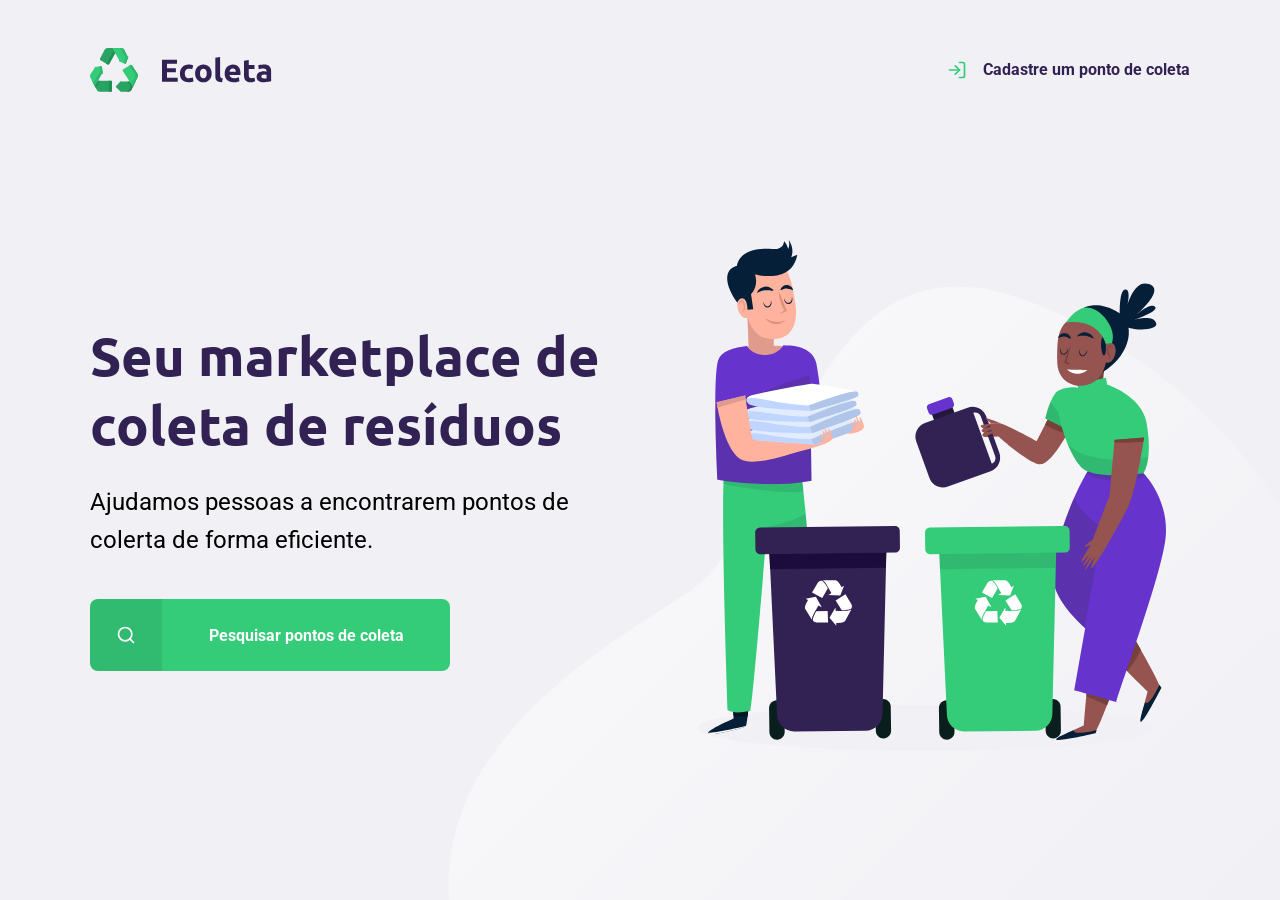
<file: index.html>
<!DOCTYPE html>
<html lang="pt-br">

<head>
    <meta charset="UTF-8">
    <meta name="viewport" content="width=device-width, initial-scale=1.0">
    <title>Ecoleta</title>

    <link href="https://fonts.googleapis.com/css2?family=Roboto&family=Ubuntu:wght@700&display=swap" rel="stylesheet">
    <link rel="stylesheet" href="styles/main.css">
    <link rel="stylesheet" href="styles/home.css">
    <link rel="stylesheet" href="styles/modal.css">
    <link rel="stylesheet" href="styles/responsive.css">
    <link rel="icon" href="/assets/favicon.png">
</head>

<body>

    <div id="page-home">
        <div class="content">

            <header>
                <img src="/assets/logo.svg" alt="">
                <a href="create-point.html"> <span></span>Cadastre um ponto de coleta</a>
            </header>

            <main>
                <h1>Seu marketplace de coleta de resíduos</h1>

                <p>Ajudamos pessoas a encontrarem pontos de colerta de forma eficiente.</p>

                <a href="#"> <span></span> <strong>Pesquisar pontos de coleta</strong></a>
            </main>

        </div>
    </div>

    <div id="modal" class="hidden">
        <div class="content">
            <div class="header">
                <h1>Pontos de Coleta</h1>
                <a href="#">Cancelar</a>
            </div>
            <form action="/search-results.html">
                <label for="search">Cidade</label>
                <div class="search field">
                    <input type="text" name="search" placeholder="Pesquise por Cidade">
                    <button>
                        <img src="assets/search.svg" alt="Buscar">
                    </button>
                </div>
            </form>
        </div>
    </div>
    <script src="/scripts/index.js"></script>
</body>

</html>
</file>
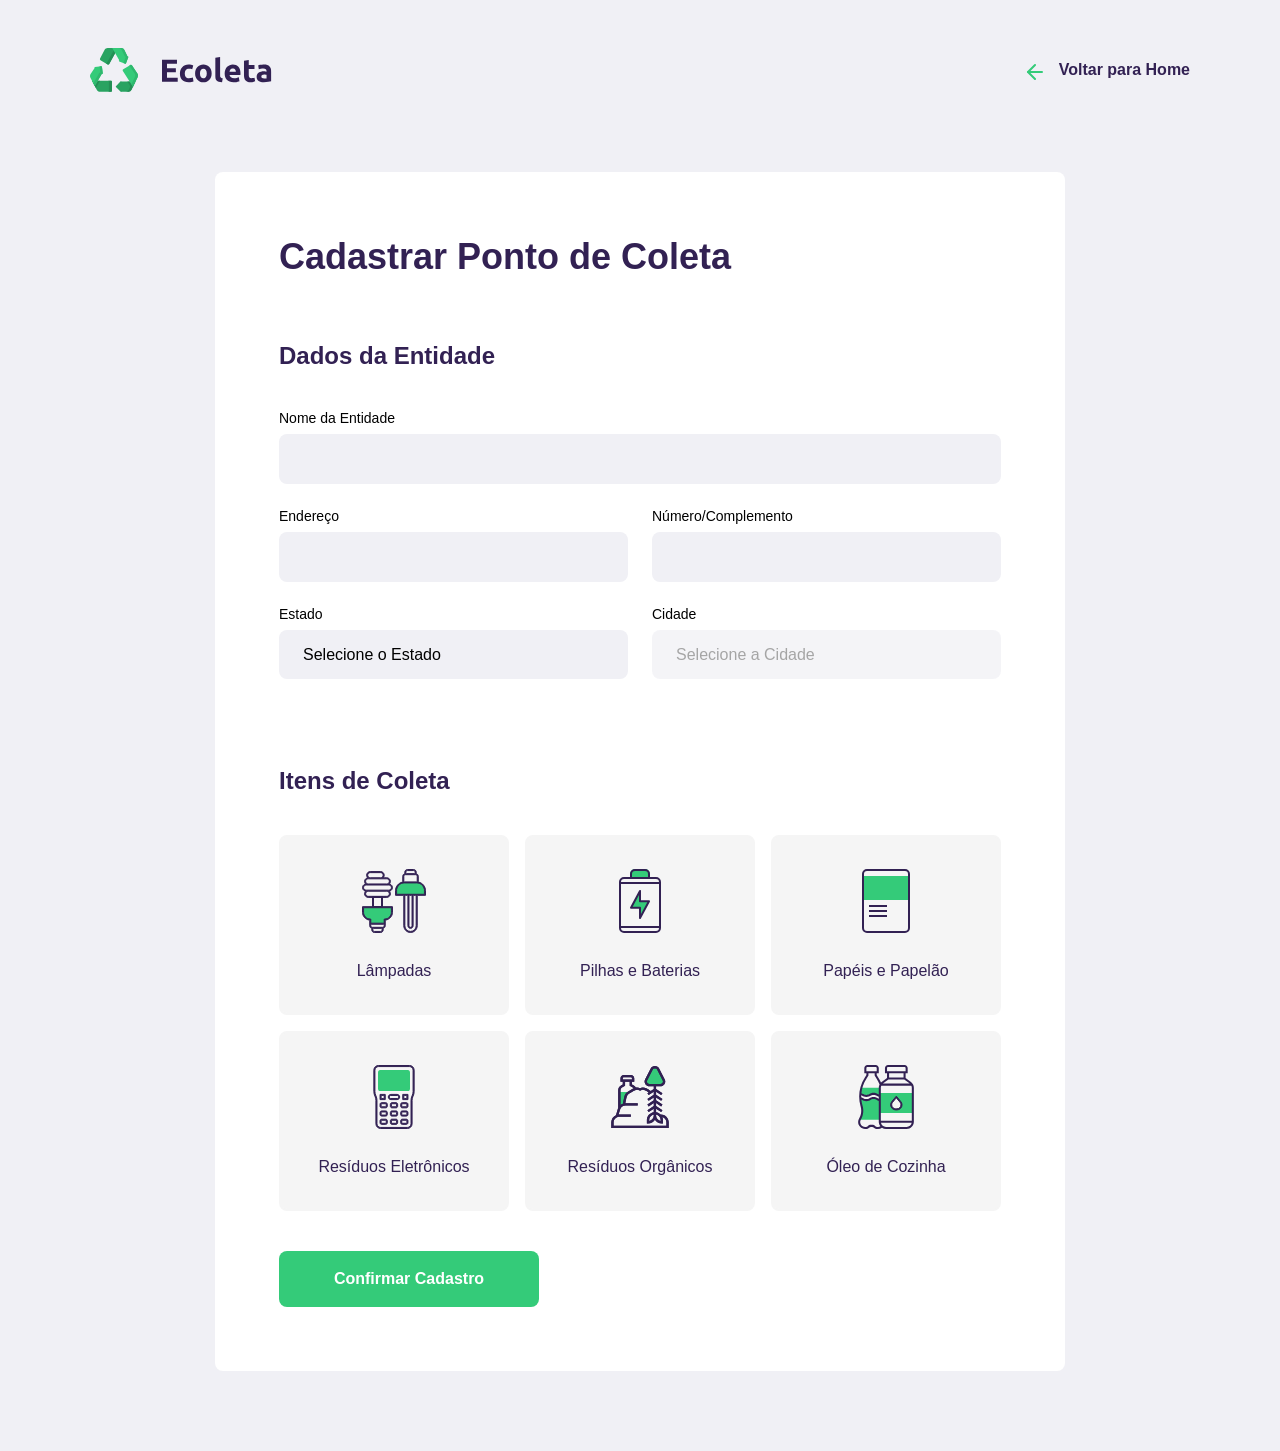
<file: create-point.html>
<!DOCTYPE html>
<html lang="pt-br">

<head>
    <meta charset="UTF-8">
    <title>Cadastro Ponto de Coleta</title>
    <link rel="icon" href="/assets/favicon.png">
    <link rel="stylesheet" href="styles/main.css">
    <link rel="stylesheet" href="styles/create-point.css">
    <link rel="stylesheet" href="styles/modal.css">

    <link rel="stylesheet" href="styles/responsive.css">
</head>

<body id="page-create-point">
    <div>
        <header>
            <img src="/assets/logo.svg" alt="">
            <a href="index.html"> <span></span>Voltar para Home</a>
        </header>
    </div>

    <div>
        <form action="">
            <h1>Cadastrar Ponto de Coleta</h1>
            <fieldset>
                <legend>
                    <h2>Dados da Entidade</h2>
                </legend>

                <div class="field">
                    <label for="name">Nome da Entidade</label>
                    <input type="text" name="name" required>
                </div>

                <div class="field-group">
                    <div class="field">
                        <label for="address">Endereço</label>
                        <input type="text" name="address" required>
                    </div>
                    <div class="field">
                        <label for="address2">Número/Complemento</label>
                        <input type="text" name="address2">
                    </div>
                </div>

                <div class="field-group">
                    <div class="field">
                        <label for="state">Estado</label>
                        <select name="uf" required>
                            <option value="">Selecione o Estado</option>
                        </select>
                        <input type="hidden" name="state">
                    </div>
                    <div class="field">
                        <label for="city">Cidade</label>
                        <select name="city" disabled required>
                            <option value="">Selecione a Cidade</option>
                        </select>
                    </div>
                </div>
            </fieldset>

            <fieldset>
                <legend>
                    <h2>Itens de Coleta</h2>
                </legend>

                <div class="items-grid">
                    <li data-id="1">
                        <img src="/assets/lampadas.svg" alt="Lâmpadas">
                        <span>Lâmpadas</span>
                    </li>
                    <li data-id="2">
                        <img src="assets/baterias.svg" alt="Pilhas e Baterias">
                        <span>Pilhas e Baterias</span>
                    </li>
                    <li data-id="3">
                        <img src="assets/papeis-papelao.svg" alt="Papéis e Papelão">
                        <span>Papéis e Papelão</span>
                    </li>
                    <li data-id="4">
                        <img src="assets/eletronicos.svg" alt="Resíduos Eletrônicos">
                        <span>Resíduos Eletrônicos</span>
                    </li>
                    <li data-id="5">
                        <img src="assets/organicos.svg" alt="Resíduos Orgânicos">
                        <span>Resíduos Orgânicos</span>
                    </li>
                    <li data-id="6">
                        <img src="assets/oleo.svg" alt="Óleo de Cozinha">
                        <span>Óleo de Cozinha</span>
                    </li>
                </div>

                <input type="hidden" name="items">

            </fieldset>
            <button type="submit">Confirmar Cadastro</button>
        </form>
    </div>
    <!--  -->
    <div id="modal" class="hidden">
        <div class="content">
            <div class="header">
                <h1>Cadastro Concluído</h1>
                <img src="/assets/check.svg" alt="confirmation">
            </div>
        </div>
    </div>
    <!--  -->
    <script src="/scripts/create-point.js"></script>
</body>

</html>
</file>
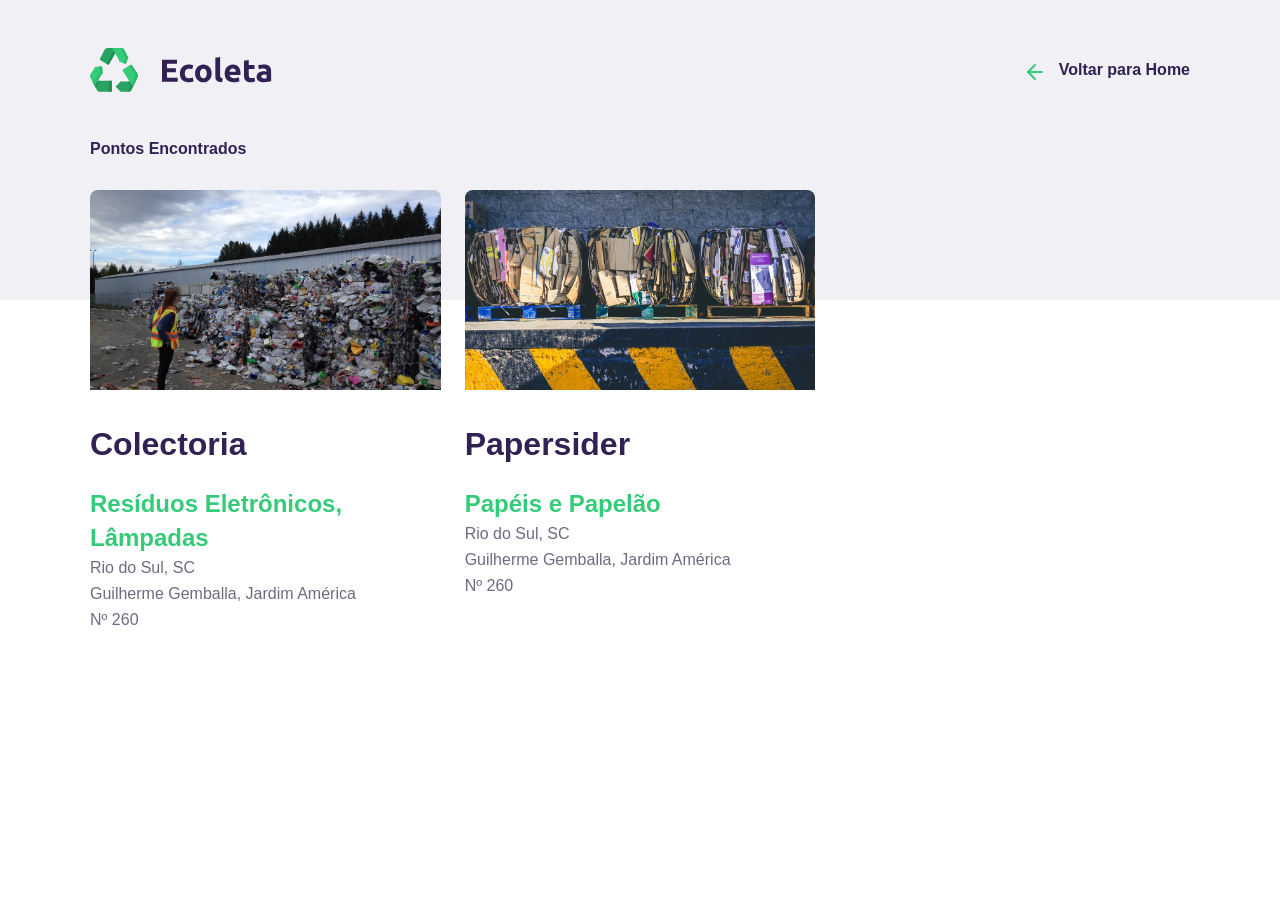
<file: search-results.html>
<!DOCTYPE html>
<html lang="pt-br">

<head>
    <meta charset="UTF-8">
    <title>Resultado da Busca</title>
    <link rel="icon" href="/assets/favicon.png">
    <link rel="stylesheet" href="styles/main.css">
    <link rel="stylesheet" href="styles/search-results.css">
    <link rel="stylesheet" href="styles/responsive.css">
</head>

<body id="page-search-results">
    <div>
        <header>
            <img src="/assets/logo.svg" alt="">
            <a href="index.html"> <span></span>Voltar para Home</a>
        </header>
    </div>

    <div>
        <main>
            <h4><strong>Pontos Encontrados</strong></h4>

            <div class="cards">
                <div class="card">
                    <img src="assets/colectoria.jpeg" alt="Colectoria">
                    <h1>Colectoria</h1>
                    <h3>Resíduos Eletrônicos, Lâmpadas</h3>
                    <p>
                        Rio do Sul, SC <br/> Guilherme Gemballa, Jardim América <br/> Nº 260
                    </p>
                </div>
                <div class="card">
                    <img src="assets/papersider.jpeg" alt="Papersider">
                    <h1>Papersider</h1>
                    <h3>Papéis e Papelão</h3>
                    <p>
                        Rio do Sul, SC <br/> Guilherme Gemballa, Jardim América <br/> Nº 260
                    </p>
                </div>
            </div>
        </main>
    </div>
</body>

</html>
</file>
<file: styles/main.css>
:root {
    --title-color: #322153;
    --primary-color: #34cb79;
}

* {
    margin: 0;
    padding: 0;
    box-sizing: border-box;
}

html {
    font-family: 'Roboto', sans-serif;
}

body {
    background-color: #f0f0f5;
    -webkit-font-smoothing: antialiased;
}

a {
    text-decoration: none;
}

h1,
h2,
h3,
h4,
h5,
h6 {
    font-family: 'Ubuntu', sans-serif;
    color: var(--title-color);
}
</file>
<file: styles/home.css>
#page-home {
    height: 100vh;
    background: url("../assets/home-background.svg") no-repeat;
    background-position: 35vw bottom;
}

#page-home .content {
    width: 90%;
    max-width: 1100px;
    margin: 0 auto;
    height: 100%;
    display: flex;
    flex-direction: column;
}

#page-home header {
    display: flex;
    align-items: center;
    justify-content: space-between;
    margin-top: 48px;
}

#page-home header a {
    display: flex;
    color: var(--title-color);
    font-weight: 700;
}

#page-home header a span {
    margin-right: 16px;
    background-image: url("../assets/log-in.svg");
    width: 20px;
    height: 20px;
    display: flex;
}

#page-home main {
    max-width: 560px;
    flex: 1;
    display: flex;
    flex-direction: column;
    justify-content: center;
}

#page-home main h1 {
    font-size: 54px;
}

#page-home p {
    font-size: 24px;
    line-height: 38px;
    margin-top: 24px;
}

#page-home main a {
    height: 100%;
    max-width: 360px;
    background: var(--primary-color);
    height: 72px;
    border-radius: 8px;
    display: flex;
    align-items: center;
    margin-top: 40px;
    transition: 400ms;
    color: white;
}

#page-home main a:hover {
    background-color: #2fb86e;
}

#page-home main a span {
    width: 72px;
    height: 72px;
    background-color: rgba(0, 0, 0, 0.08);
    border-top-left-radius: 8px;
    border-bottom-left-radius: 8px;
    display: flex;
    align-items: center;
    justify-content: center;
}

#page-home main a span::after {
    content: "";
    background-image: url("../assets/search.svg");
    width: 20px;
    height: 20px;
}

#page-home main a strong {
    color: white;
    flex: 1;
    text-align: center;
}
</file>
<file: styles/modal.css>
#modal {
    background-color: #0e0a14ef;
    height: 100vh;
    width: 100vw;
    position: fixed;
    top: 0;
    left: 0;
    display: flex;
    justify-content: center;
    align-items: center;
    transition: 400ms;
}

#modal.hidden {
    display: none;
}

#modal .content {
    color: white;
    width: 420px;
}

#modal .header {
    display: flex;
    align-items: center;
    justify-content: space-between;
    margin-bottom: 48px;
}

#modal .header a {
    background-image: url(../assets/x.svg);
    width: 20px;
    height: 20px;
    display: flex;
    font-size: 0.01px;
}

#modal .header h1 {
    color: white;
    font-size: 36px;
    line-height: 42px;
}

#modal form label {
    font-size: 18px;
    line-height: 16px;
    display: block;
    margin-bottom: 8px;
    font-weight: 600;
}

#modal form .field {
    display: flex;
}

#modal form input {
    flex: 1;
    background-color: #f0f0f5;
    border-radius: 8px 0 0 8px;
    border: 0px;
    padding: 16px 24px;
    font-size: 20px;
    color: #6c6c80;
}

#modal form button {
    width: 72px;
    height: 72px;
    border: 0px;
    background-color: var(--primary-color);
    border-radius: 0 8px 8px 0;
}

#modal form button:hover {
    background-color: #2fb85e;
    cursor: pointer
}
</file>
<file: styles/responsive.css>
@media(max-width: 900px) {
    #page-home {
        background-position-x: 70vw;
    }
    #page-home .content {
        align-items: center;
        text-align: center;
    }
    #page-home header a {
        position: absolute;
        bottom: 48px;
        left: 50%;
        transform: translateX(-50%);
    }
    #page-home main {
        align-items: center;
    }
    #page-home main a strong {
        /* alteração minha */
        padding: 10px;
    }
    #page-search-results .cards {
        grid-template-columns: 1fr;
    }
}

@media (min-width: 1700px) {
    #page-home {
        background-position-x: 45vw;
    }
}

@media (max-height: 760px) {
    #page-home {
        background-position-y: 200px;
    }
}


/* alterações minhas */

@media (max-width: 350px) {
    #page-home .content main h1 {
        font-size: 40px;
    }
    #page-home .content main p {
        font-size: 20px;
    }
}
</file>
<file: styles/create-point.css>
#page-create-point {
    width: 90%;
    max-width: 1100px;
    margin: 0 auto;
}

#page-create-point header {
    display: flex;
    justify-content: space-between;
    align-items: center;
    margin-top: 48px;
}

#page-create-point a {
    display: flex;
    color: var(--title-color);
    font-weight: bold;
    align-items: center;
}

#page-create-point a span {
    background-image: url('../assets/arrow-left.svg');
    width: 20px;
    height: 20px;
    display: flex;
    margin-right: 16px;
}

form {
    background-color: white;
    margin: 80px auto;
    padding: 64px;
    border-radius: 8px;
    max-width: 850px;
    box-sizing: border-box;
}

form h1 {
    font-size: 36px;
}

form fieldset {
    margin-top: 64px;
    border: 0px;
}

form legend {
    margin-bottom: 40px;
}

form legend h2 {
    font-size: 24px;
}

form .field {
    flex: 1;
    display: flex;
    flex-direction: column;
    margin-bottom: 24px;
}

form .field-group {
    display: flex;
}

form input,
form select {
    background-color: #f0f0f5;
    border: 0px;
    padding: 16px 24px;
    font-size: 16px;
    outline: none;
    border-radius: 8px;
}

form select {
    -webkit-appearance: none;
    -moz-appearance: none;
    appearance: none;
}

form label {
    font-size: 14px;
    margin-bottom: 8px;
}

form .field-group .field+.field {
    margin-left: 24px;
}

form button {
    width: 260px;
    height: 56px;
    background-color: var(--primary-color);
    border-radius: 8px;
    border: 0px;
    color: white;
    font-weight: bold;
    font-size: 16px;
    margin-top: 40px;
    transition: background-color 400ms;
}

form button:hover {
    background-color: #2fb86e;
}

.items-grid {
    display: grid;
    grid-template-columns: 1fr 1fr 1fr;
    gap: 16px;
}

.items-grid li {
    background-color: #f5f5f5;
    list-style: none;
    border: 2px solid #f5f5f5;
    height: 180px;
    border-radius: 8px;
    padding: 32px 24px 16px;
    display: flex;
    flex-direction: column;
    align-items: center;
    justify-content: space-between;
    text-align: center;
    cursor: pointer;
}

.items-grid li span {
    margin-top: 12px;
    flex: 1;
    display: flex;
    align-items: center;
    color: var(--title-color);
}

.items-grid li.selected {
    background: #e1faec;
    border: 2px solid #34cd79;
}

.items-grid li image,
.items-grid li span {
    pointer-events: none;
}
</file>
<file: styles/search-results.css>
body::after {
    content: "";
    position: fixed;
    background: white;
    top: 300px;
    right: 0;
    left: 0;
    bottom: 0;
    z-index: -1;
}

#page-search-results {
    width: 90%;
    max-width: 1100px;
    margin: 0 auto;
}

#page-search-results header {
    display: flex;
    justify-content: space-between;
    align-items: center;
    margin-top: 48px;
}

#page-search-results a {
    display: flex;
    color: var(--title-color);
    font-weight: bold;
    align-items: center;
}

#page-search-results a span {
    background-image: url('../assets/arrow-left.svg');
    width: 20px;
    height: 20px;
    display: flex;
    margin-right: 16px;
}

main {
    margin-top: 48px;
    margin-bottom: 48px;
}

main h4 {
    font-weight: normal;
    font-family: Roboto, sans-serif;
    margin-bottom: 32px;
}

main .cards {
    display: grid;
    grid-template-columns: 1fr 1fr 1fr;
    gap: 24px;
}

main .card img {
    width: 100%;
    height: 200px;
    border-radius: 8px 8px 0 0;
    object-fit: cover;
}

main .card h1 {
    margin-top: 32px;
    color: #322153;
}

main .card h3 {
    margin-top: 24px;
    color: var(--primary-color);
    /* font-family: Roboto; */
    font-style: normal;
    font-weight: 600;
    font-size: 24px;
    line-height: 34px;
}

main .card p {
    font-size: 16px;
    line-height: 26px;
    color: #6c6c80;
}
</file>
